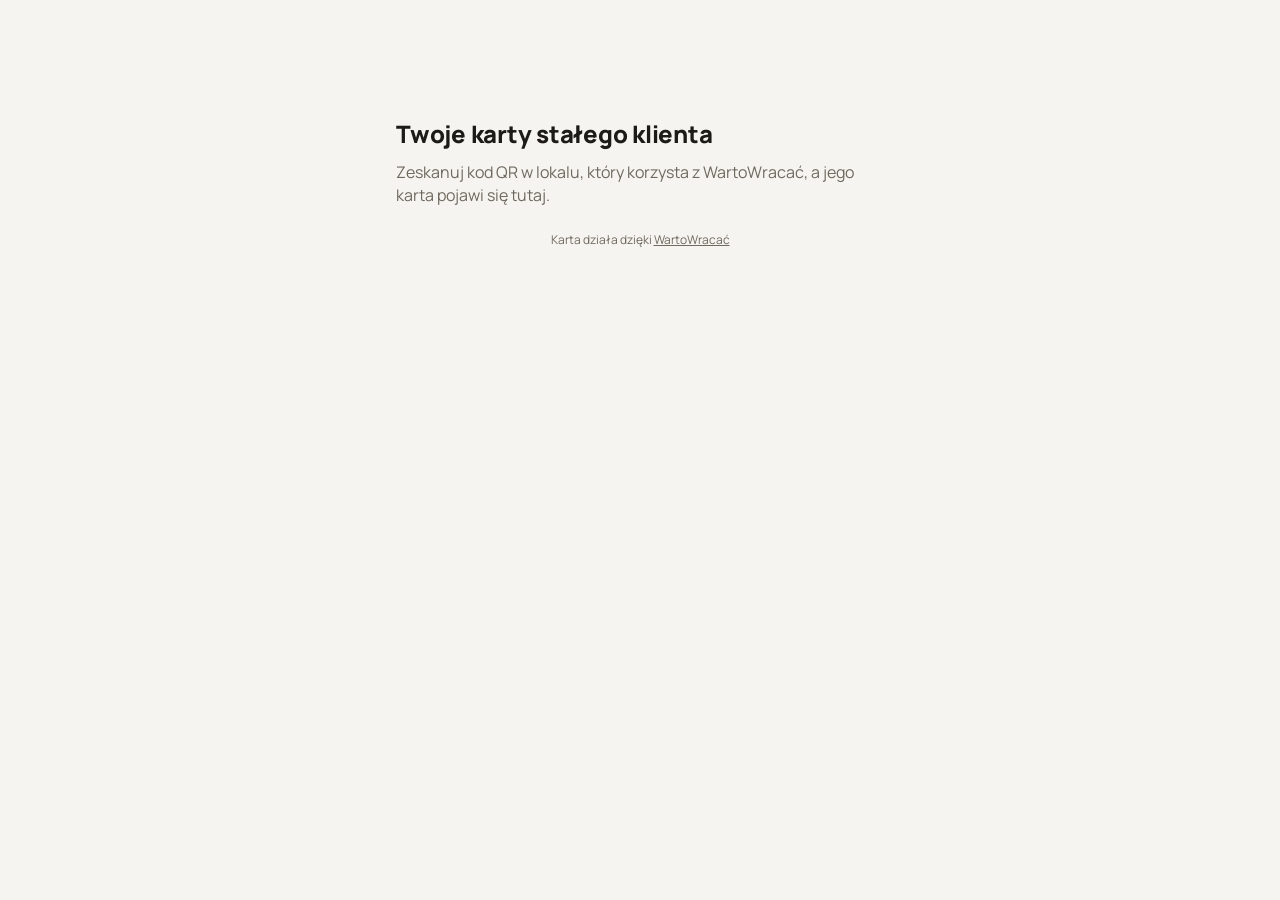
<file: index.html>
<!doctype html>
<html lang="pl">
<head>
<meta charset="utf-8">
<meta name="viewport" content="width=device-width, initial-scale=1, viewport-fit=cover">
<title>Karta stałego klienta · WartoWracać</title>
<meta name="description" content="Elektroniczna karta lojalnościowa: zbieraj pieczątki w ulubionych lokalach i odbieraj nagrody.">
<meta name="theme-color" content="#14110F">
<meta name="apple-mobile-web-app-capable" content="yes">
<meta name="mobile-web-app-capable" content="yes">
<meta name="apple-mobile-web-app-title" content="Moja karta">
<link rel="manifest" href="manifest.webmanifest">
<link rel="icon" type="image/svg+xml" href="img/icon.svg">
<link rel="alternate icon" type="image/png" href="img/icon-192.png">
<link rel="apple-touch-icon" href="img/icon-192.png">
<link rel="preconnect" href="https://fonts.googleapis.com">
<link rel="preconnect" href="https://fonts.gstatic.com" crossorigin>
<link rel="stylesheet" href="https://fonts.googleapis.com/css2?family=Manrope:wght@500;600;700;800&display=swap">
<link rel="stylesheet" href="css/style.css">
</head>
<body>
<main class="app" id="main"><div class="spinner" aria-label="Ładowanie"></div></main>
<script src="config.js"></script>
<script src="vendor/supabase.js"></script>
<script src="vendor/qrcode.js"></script>
<script src="js/core.js"></script>
<script src="js/card.js"></script>
</body>
</html>
</file>
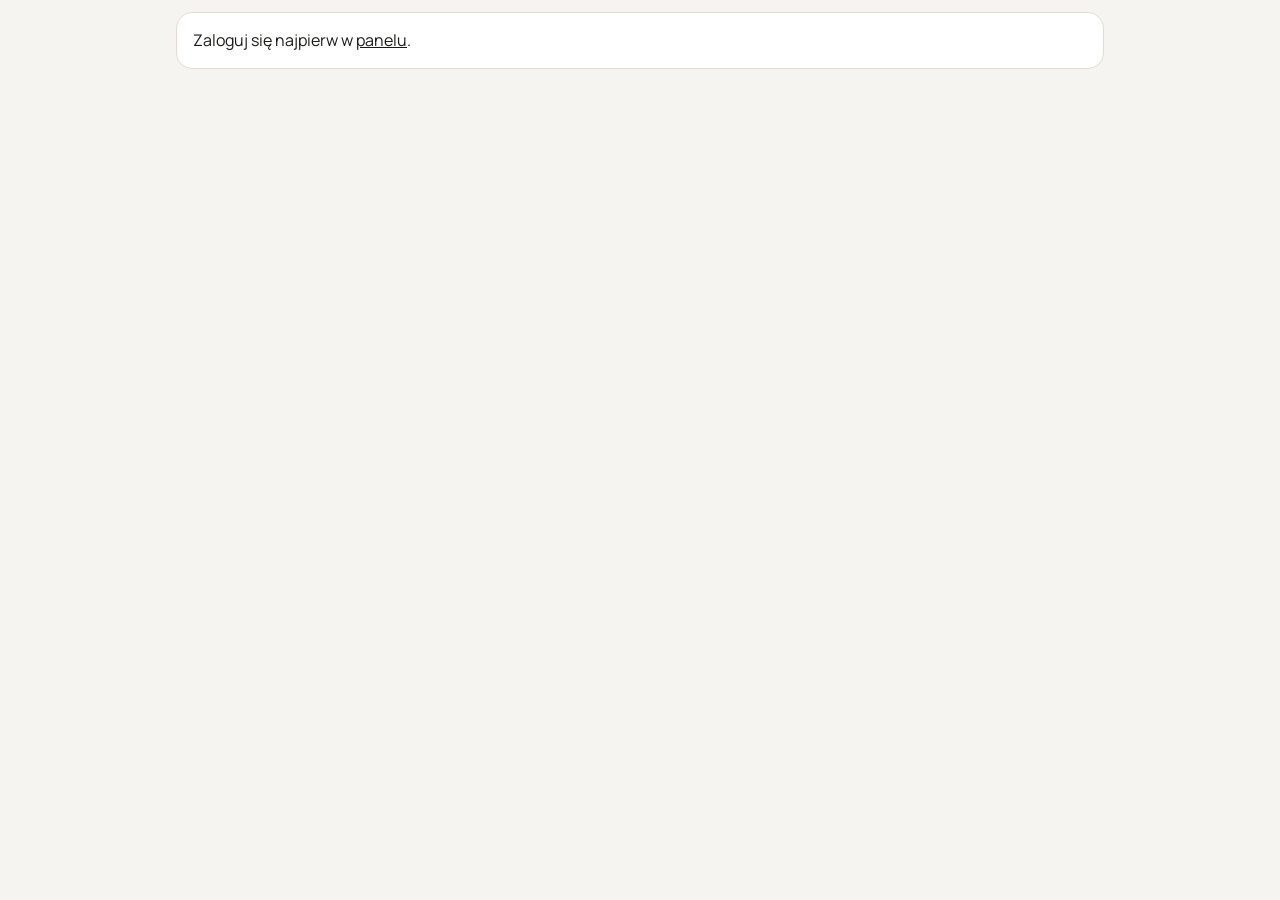
<file: admin.html>
<!doctype html>
<html lang="pl">
<head>
<meta charset="utf-8">
<meta name="viewport" content="width=device-width, initial-scale=1">
<title>Administracja · WartoWracać</title>
<meta name="robots" content="noindex">
<link rel="icon" type="image/svg+xml" href="img/icon.svg">
<link rel="alternate icon" type="image/png" href="img/icon-192.png">
<link rel="stylesheet" href="https://fonts.googleapis.com/css2?family=Manrope:wght@500;600;700;800&display=swap">
<link rel="stylesheet" href="css/style.css">
</head>
<body>
<main class="app app--wide" id="main"><div class="spinner"></div></main>
<script src="config.js"></script>
<script src="vendor/supabase.js"></script>
<script src="vendor/qrcode.js"></script>
<script src="js/core.js"></script>
<script>
// Panel administratora: wszystkie lokale, pakiet, status i okres próbny.
(async function () {
  const { rpc, esc, $, $$, toast, fmtShort, sb } = window.WW;
  const main = $('#main');
  const { data } = await sb.auth.getSession();
  if (!data.session) { main.innerHTML = '<div class="box"><p>Zaloguj się najpierw w <a href="panel.html">panelu</a>.</p></div>'; return; }
  const PRICE = { start: 29, pro: 59 };
  async function load() {
    let rows;
    try { rows = await rpc('admin_list'); } catch (e) { main.innerHTML = '<div class="box"><p>' + esc(e.message) + '</p></div>'; return; }
    const paying = rows.filter((r) => r.status === 'active');
    const mrr = paying.reduce((s, r) => s + PRICE[r.plan], 0);
    main.innerHTML = '<div class="row row--between"><h1>Lokale</h1><a class="btn btn--sm" href="panel.html">← Panel</a></div>' +
      '<div class="stats"><div class="stat"><b>' + rows.length + '</b><span>Wszystkie lokale</span></div><div class="stat"><b>' + paying.length + '</b><span>Płacące</span></div>' +
      '<div class="stat"><b>' + rows.filter((r) => r.status === 'trial').length + '</b><span>Na okresie próbnym</span></div><div class="stat"><b>' + mrr.toLocaleString('pl-PL') + ' zł</b><span>Przychód / mies.</span></div></div>' +
      '<div class="list">' + rows.map((r) => '<div class="item" style="flex-wrap:wrap"><div class="grow"><div class="item__name"><a href="index.html?l=' + esc(r.slug) + '" target="_blank">' + esc(r.name) + '</a></div>' +
        '<div class="item__sub">' + esc(r.category) + ' · ' + esc(r.owner || '') + ' · kart: ' + r.cards + ' · pieczątek (30 dni): ' + r.stamps_30 + ' · od ' + fmtShort(r.created_at) + '</div></div>' +
        '<div class="row" data-id="' + r.id + '"><select data-k="plan"><option value="start"' + (r.plan === 'start' ? ' selected' : '') + '>Start</option><option value="pro"' + (r.plan === 'pro' ? ' selected' : '') + '>Pro</option></select>' +
        '<select data-k="status"><option value="trial"' + (r.status === 'trial' ? ' selected' : '') + '>Próba</option><option value="active"' + (r.status === 'active' ? ' selected' : '') + '>Płaci</option><option value="paused"' + (r.status === 'paused' ? ' selected' : '') + '>Wstrzymany</option></select>' +
        '<input type="date" data-k="trial" value="' + r.trial_until + '" aria-label="Próba do"></div></div>').join('') + '</div>';
    $$('[data-id]').forEach((row) => row.addEventListener('change', async () => {
      try {
        await rpc('admin_set', { p_business: row.dataset.id, p_plan: row.querySelector('[data-k=plan]').value, p_status: row.querySelector('[data-k=status]').value, p_trial_until: row.querySelector('[data-k=trial]').value || null });
        toast('Zapisano'); load();
      } catch (e) { toast(e.message, true); }
    }));
  }
  load();
})();
</script>
</body>
</html>
</file>
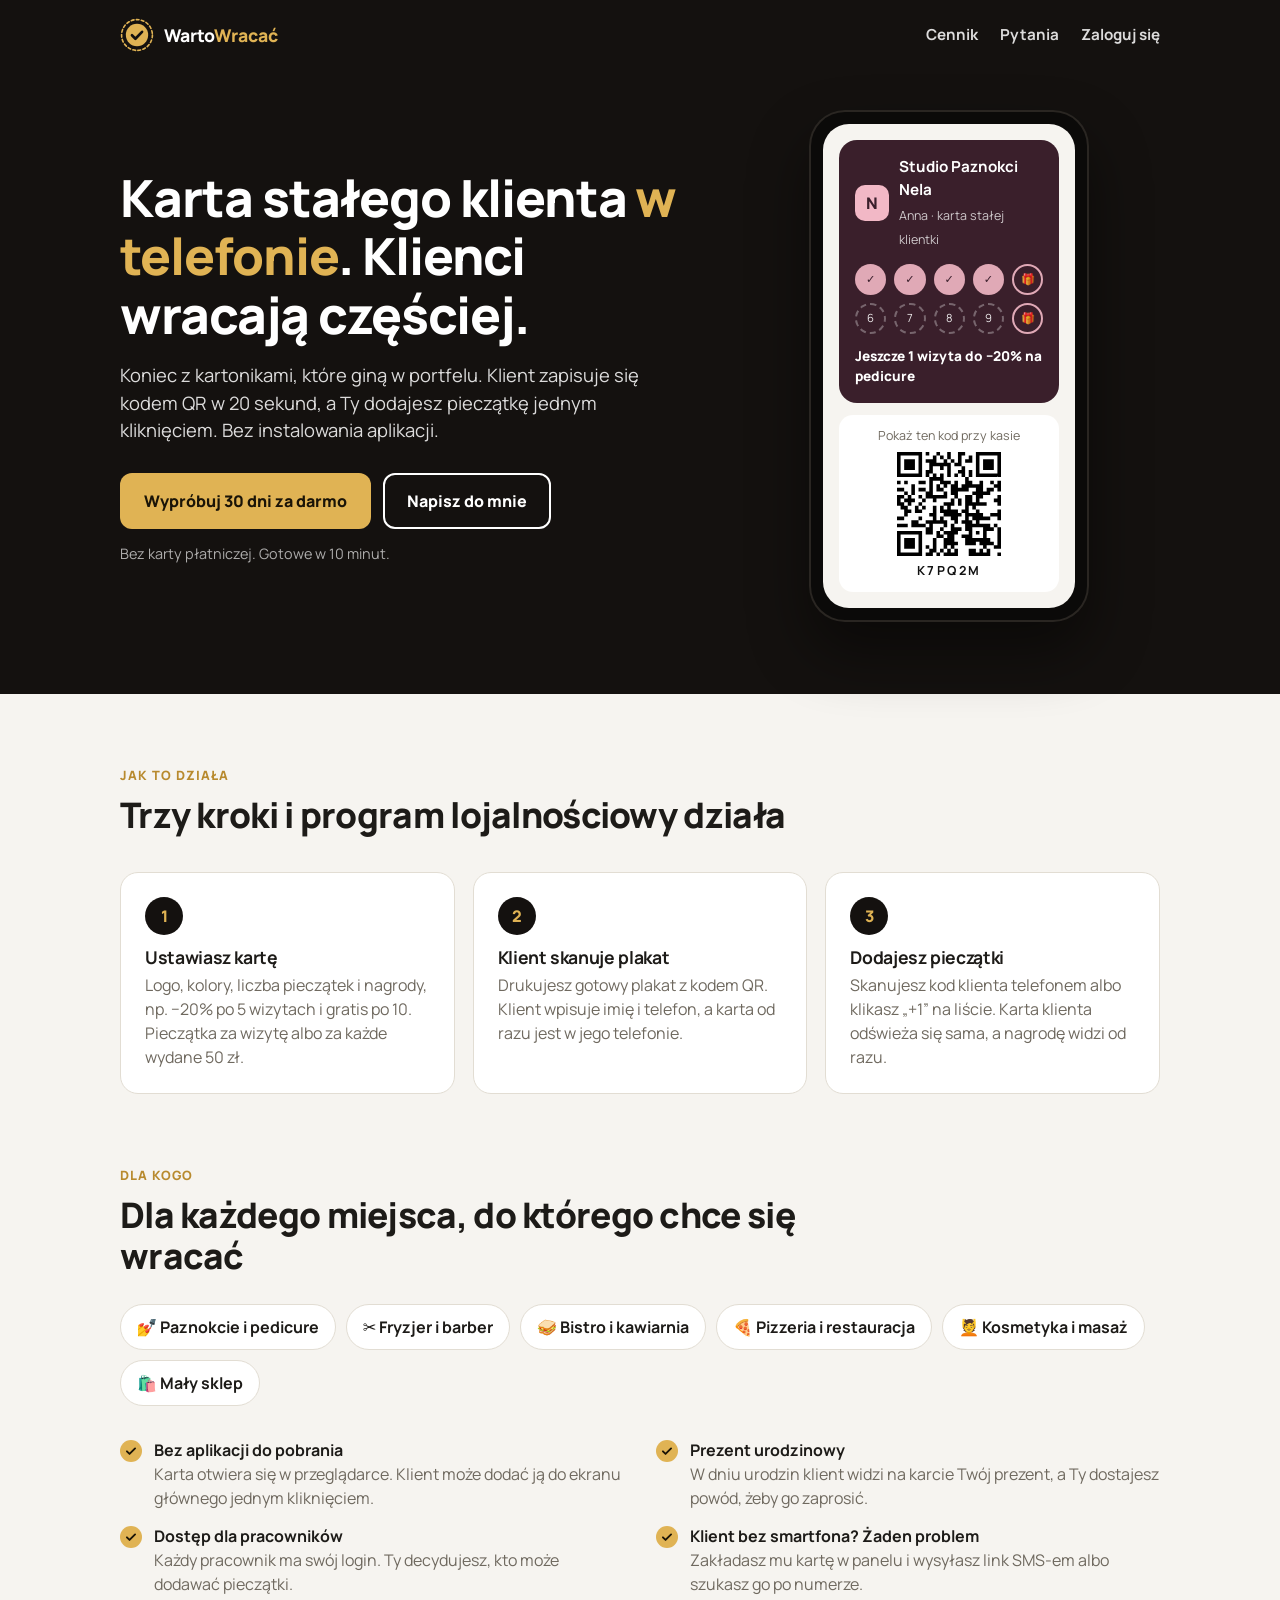
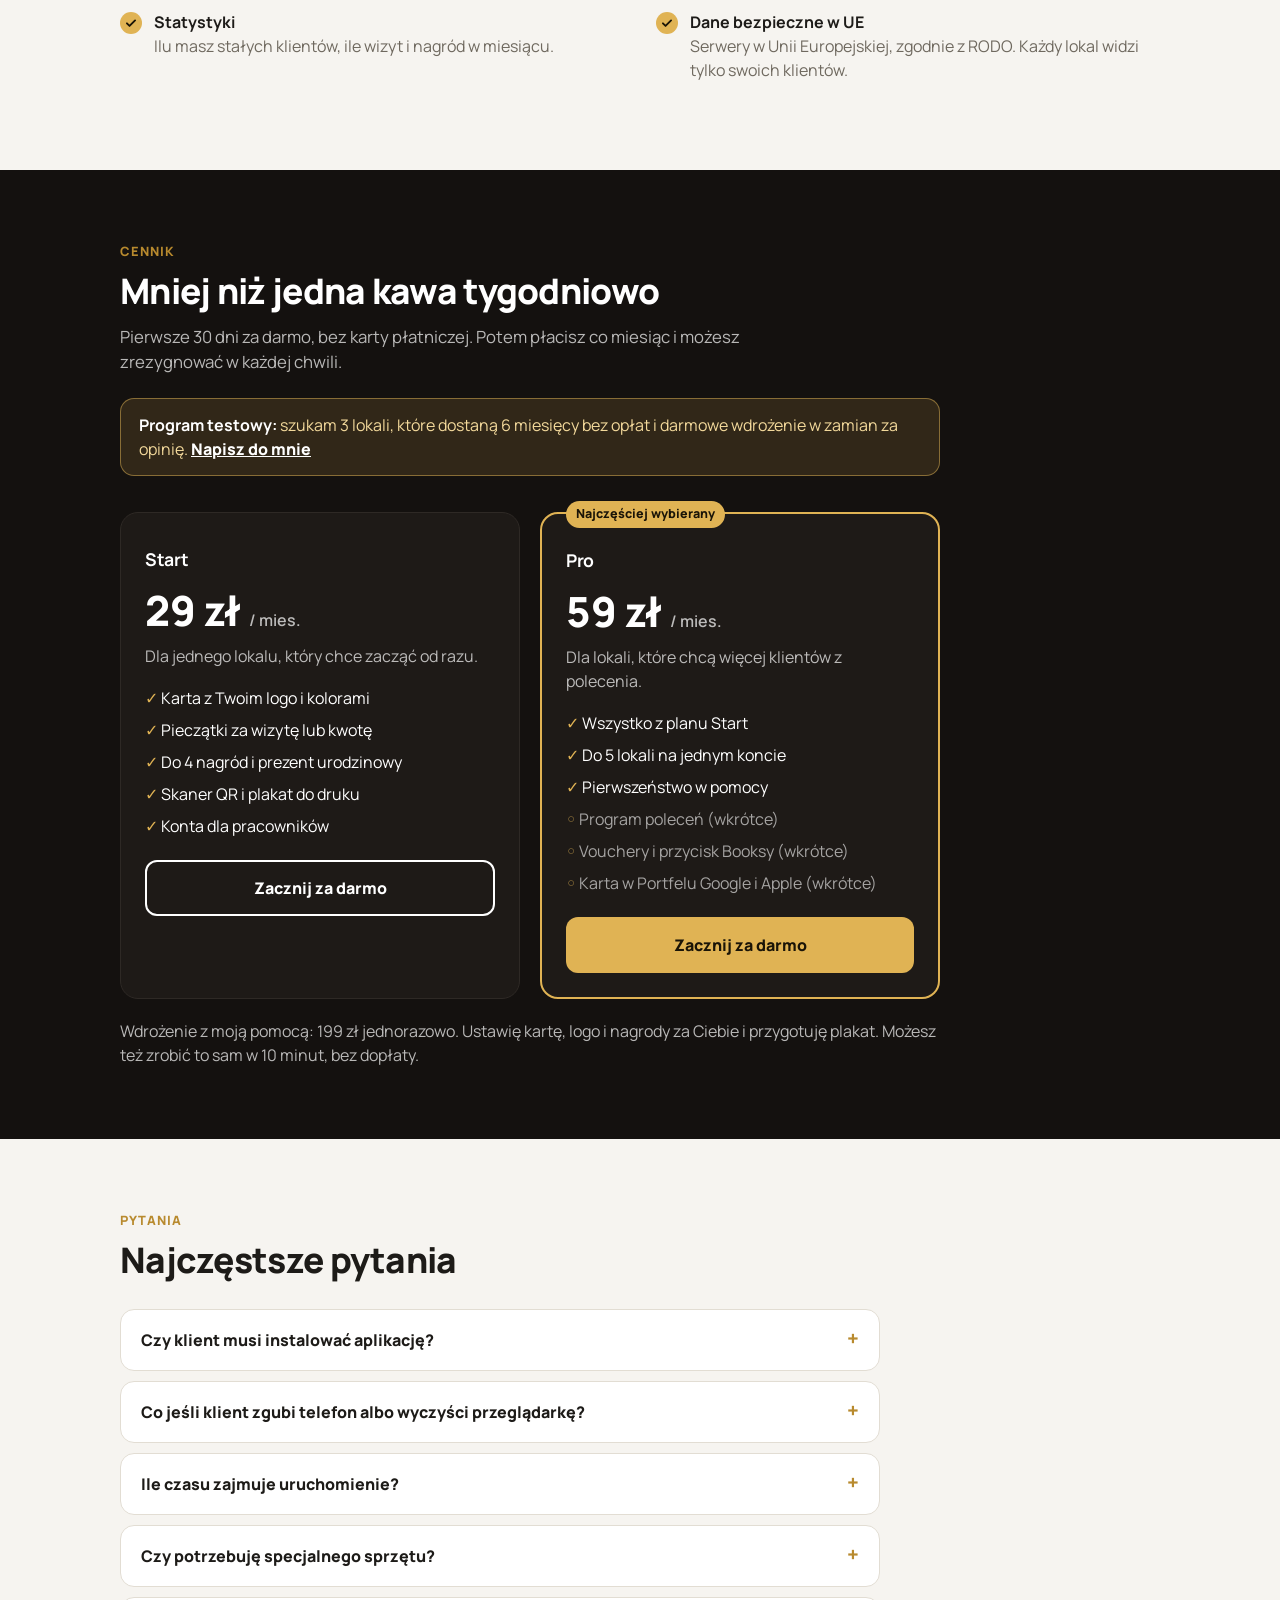
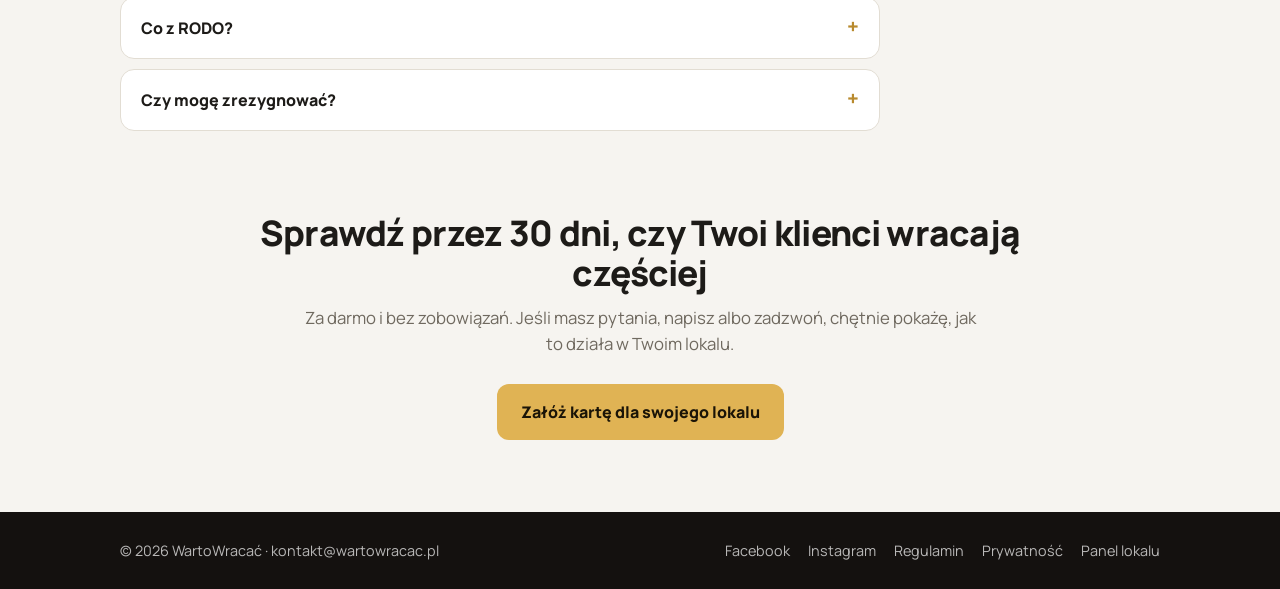
<file: oferta.html>
<!doctype html>
<html lang="pl">
<head>
<meta charset="utf-8">
<meta name="viewport" content="width=device-width, initial-scale=1">
<title>WartoWracać · elektroniczne karty lojalnościowe dla firm</title>
<meta name="description" content="Elektroniczna karta stałego klienta dla salonu, fryzjera, bistro i restauracji. Pieczątki w telefonie klienta, bez drukowania kartoników. 30 dni za darmo.">
<meta name="theme-color" content="#14110F">
<meta property="og:title" content="WartoWracać – karta stałego klienta w telefonie">
<meta property="og:description" content="Pieczątki i nagrody w telefonie klienta. Bez instalowania aplikacji, bez kartoników. 30 dni za darmo.">
<link rel="icon" type="image/svg+xml" href="img/icon.svg">
<link rel="alternate icon" type="image/png" href="img/icon-192.png">
<link rel="preconnect" href="https://fonts.googleapis.com">
<link rel="preconnect" href="https://fonts.gstatic.com" crossorigin>
<link rel="stylesheet" href="https://fonts.googleapis.com/css2?family=Manrope:wght@500;600;700;800&display=swap">
<style>
:root { --ink: #14110F; --gold: #E0B354; --gold-d: #B88A2E; --bg: #F6F4F0; --card: #fff; --line: #E2DDD3; --text: #1D1B18; --muted: #6F695F; }
* { box-sizing: border-box; }
html { scroll-behavior: smooth; }
body { margin: 0; background: var(--bg); color: var(--text); font-family: 'Manrope', system-ui, sans-serif; line-height: 1.5; }
a { color: inherit; }
.wrap { max-width: 1080px; margin: 0 auto; padding: 0 20px; }
h1, h2, h3 { margin: 0; line-height: 1.15; letter-spacing: -.02em; }
p { margin: 0; }
.btn { display: inline-flex; align-items: center; justify-content: center; gap: 8px; padding: 14px 22px; border-radius: 12px; font-weight: 800; text-decoration: none; border: 2px solid transparent; }
.btn--gold { background: var(--gold); color: #1A1407; }
.btn--gold:hover { background: #ebc26a; }
.btn--line { border-color: currentColor; }
.btn--line:hover { background: rgba(255,255,255,.08); }

/* Nagłówek */
.top { background: var(--ink); color: #fff; }
.nav { display: flex; align-items: center; justify-content: space-between; padding: 18px 0; gap: 12px; }
.logo { display: flex; align-items: center; gap: 10px; font-weight: 800; font-size: 1.1rem; text-decoration: none; }
.logo img { width: 34px; height: 34px; border-radius: 9px; }
.nav a.small { font-weight: 700; font-size: .95rem; text-decoration: none; opacity: .85; }
.nav a.small:hover { opacity: 1; }
.hero { display: grid; grid-template-columns: 1.15fr .85fr; gap: 48px; align-items: center; padding: 40px 0 72px; }
.hero h1 { font-size: clamp(2rem, 4.6vw, 3.2rem); font-weight: 800; }
.hero h1 em { font-style: normal; color: var(--gold); }
.hero p.lead { font-size: 1.15rem; opacity: .85; margin: 18px 0 28px; max-width: 34em; }
.hero .ctas { display: flex; gap: 12px; flex-wrap: wrap; }
.hero .note { margin-top: 14px; font-size: .9rem; opacity: .65; }

/* Makieta karty */
.phone { justify-self: center; width: 280px; background: #0b0a09; border-radius: 36px; padding: 14px; box-shadow: 0 30px 60px rgba(0,0,0,.45), inset 0 0 0 2px #2a2622; }
.screen { background: var(--bg); border-radius: 26px; padding: 16px; color: var(--text); }
.mcard { background: #3A1F2B; color: #fff; border-radius: 18px; padding: 16px; }
.mcard__top { display: flex; align-items: center; gap: 10px; margin-bottom: 14px; }
.mcard__logo { width: 36px; height: 36px; border-radius: 10px; background: #F2B8C6; color: #3A1F2B; display: grid; place-items: center; font-weight: 800; }
.mcard b { display: block; font-size: .95rem; }
.mcard small { opacity: .75; font-size: .78rem; }
.stamps { display: grid; grid-template-columns: repeat(5, 1fr); gap: 8px; }
.st { aspect-ratio: 1; border-radius: 50%; border: 2px dashed rgba(255,255,255,.35); display: grid; place-items: center; font-size: .7rem; opacity: .9; }
.st.on { border: none; background: #F2B8C6; color: #3A1F2B; font-weight: 800; }
.st.gift { border: 2px solid #F2B8C6; }
.mcard p { margin-top: 12px; font-weight: 800; font-size: .85rem; }
.qr { margin-top: 12px; background: #fff; border-radius: 14px; padding: 12px; text-align: center; font-size: .78rem; color: var(--muted); }
.qr i { display: block; width: 104px; height: 104px; margin: 6px auto; }
.qr i svg { width: 100%; height: 100%; display: block; }

/* Sekcje */
section { padding: 72px 0; }
.kicker { color: var(--gold-d); font-weight: 800; text-transform: uppercase; letter-spacing: .08em; font-size: .8rem; margin-bottom: 10px; }
section h2 { font-size: clamp(1.6rem, 3vw, 2.2rem); font-weight: 800; max-width: 22em; }
.sub { color: var(--muted); margin-top: 12px; max-width: 40em; font-size: 1.05rem; }
.grid3 { display: grid; grid-template-columns: repeat(3, 1fr); gap: 18px; margin-top: 36px; }
.box { background: var(--card); border: 1px solid var(--line); border-radius: 18px; padding: 24px; }
.box h3 { font-size: 1.1rem; margin: 12px 0 6px; }
.box p { color: var(--muted); }
.num { width: 38px; height: 38px; border-radius: 50%; background: var(--ink); color: var(--gold); display: grid; place-items: center; font-weight: 800; }
.chips { display: flex; flex-wrap: wrap; gap: 10px; margin-top: 28px; }
.chip { background: var(--card); border: 1px solid var(--line); border-radius: 999px; padding: 10px 16px; font-weight: 700; }
.feat { display: grid; grid-template-columns: repeat(2, 1fr); gap: 14px 32px; margin-top: 32px; padding: 0; list-style: none; }
.feat li { display: flex; gap: 12px; align-items: flex-start; }
.feat li::before { content: ''; flex: none; width: 22px; height: 22px; margin-top: 2px; border-radius: 50%; background: var(--gold) url("data:image/svg+xml,%3Csvg xmlns='http://www.w3.org/2000/svg' viewBox='0 0 24 24' fill='none' stroke='%231A1407' stroke-width='3.2' stroke-linecap='round' stroke-linejoin='round'%3E%3Cpath d='M5 12.5l4.5 4.5L19 7.5'/%3E%3C/svg%3E") center/14px no-repeat; }
.feat b { display: block; }
.feat span { color: var(--muted); }
.dark { background: var(--ink); color: #fff; }
.dark .sub, .dark .box p { color: rgba(255,255,255,.7); }
.dark .box { background: #1E1A17; border-color: #2E2925; }
.promo { margin-top: 24px; max-width: 820px; background: rgba(224,179,84,.14); border: 1px solid rgba(224,179,84,.5); border-radius: 14px; padding: 14px 18px; color: #F3D99B; }
.promo b { color: #fff; }
.plans { display: grid; grid-template-columns: repeat(2, 1fr); gap: 20px; margin-top: 36px; max-width: 820px; }
.plan { position: relative; }
.plan.best { border: 2px solid var(--gold); }
.badge { position: absolute; top: -13px; left: 24px; background: var(--gold); color: #1A1407; font-weight: 800; font-size: .78rem; padding: 4px 10px; border-radius: 999px; }
.price { font-size: 2.6rem; font-weight: 800; margin: 10px 0 2px; }
.price small { font-size: 1rem; font-weight: 600; opacity: .7; }
.plan ul { padding: 0; margin: 18px 0 22px; list-style: none; display: grid; gap: 8px; }
.plan li::before { content: '✓  '; color: var(--gold); font-weight: 800; }
.plan li.soon { opacity: .6; }
.plan li.soon::before { content: '◦  '; }
.plan .btn { width: 100%; }
.extra { margin-top: 20px; color: rgba(255,255,255,.7); max-width: 820px; }
.faq { margin-top: 28px; max-width: 760px; }
details { background: var(--card); border: 1px solid var(--line); border-radius: 14px; padding: 18px 20px; margin-bottom: 10px; }
summary { font-weight: 800; cursor: pointer; list-style: none; display: flex; justify-content: space-between; gap: 12px; }
summary::after { content: '+'; color: var(--gold-d); font-size: 1.3rem; line-height: 1; }
details[open] summary::after { content: '–'; }
details p { color: var(--muted); margin-top: 10px; }
.final { text-align: center; }
.final h2 { margin: 0 auto; }
.final .sub { margin: 12px auto 28px; }
footer { background: var(--ink); color: rgba(255,255,255,.7); padding: 28px 0; font-size: .9rem; }
footer .wrap { display: flex; justify-content: space-between; flex-wrap: wrap; gap: 12px; }
footer a { text-decoration: none; margin-left: 18px; }
footer a:hover { color: #fff; }

@media (max-width: 860px) {
  .hero { grid-template-columns: 1fr; gap: 40px; padding-top: 16px; }
  .grid3, .plans, .feat { grid-template-columns: 1fr; }
  section { padding: 56px 0; }
  .nav a.small.hide-m { display: none; }
  footer a { margin: 0 18px 0 0; }
  footer span { display: flex; flex-wrap: wrap; row-gap: 8px; }
}
</style>
</head>
<body>

<header class="top">
  <div class="wrap">
    <nav class="nav">
      <a class="logo" href="#"><img src="img/logo.svg" alt=""><span>Warto<span style="color:var(--gold)">Wracać</span></span></a>
      <div style="display:flex;gap:22px;align-items:center">
        <a class="small hide-m" href="#cennik">Cennik</a>
        <a class="small hide-m" href="#pytania">Pytania</a>
        <a class="small" href="panel.html">Zaloguj się</a>
      </div>
    </nav>
    <div class="hero">
      <div>
        <h1>Karta stałego klienta <em>w telefonie</em>. Klienci wracają częściej.</h1>
        <p class="lead">Koniec z kartonikami, które giną w portfelu. Klient zapisuje się kodem QR w 20 sekund, a Ty dodajesz pieczątkę jednym kliknięciem. Bez instalowania aplikacji.</p>
        <div class="ctas">
          <a class="btn btn--gold" href="panel.html">Wypróbuj 30 dni za darmo</a>
          <a class="btn btn--line" href="mailto:kontakt@wartowracac.pl?subject=WartoWrac%C4%87%20-%20pytanie">Napisz do mnie</a>
        </div>
        <p class="note">Bez karty płatniczej. Gotowe w 10 minut.</p>
      </div>
      <div class="phone" aria-hidden="true">
        <div class="screen">
          <div class="mcard">
            <div class="mcard__top"><div class="mcard__logo">N</div><div><b>Studio Paznokci Nela</b><small>Anna · karta stałej klientki</small></div></div>
            <div class="stamps">
              <div class="st on">✓</div><div class="st on">✓</div><div class="st on">✓</div><div class="st on">✓</div><div class="st gift">🎁</div>
              <div class="st">6</div><div class="st">7</div><div class="st">8</div><div class="st">9</div><div class="st gift">🎁</div>
            </div>
            <p>Jeszcze 1 wizyta do −20% na pedicure</p>
          </div>
          <div class="qr">Pokaż ten kod przy kasie<i id="demoqr"></i><b style="color:#111;letter-spacing:.2em">K7PQ2M</b></div>
        </div>
      </div>
    </div>
  </div>
</header>

<section>
  <div class="wrap">
    <div class="kicker">Jak to działa</div>
    <h2>Trzy kroki i program lojalnościowy działa</h2>
    <div class="grid3">
      <div class="box"><div class="num">1</div><h3>Ustawiasz kartę</h3><p>Logo, kolory, liczba pieczątek i nagrody, np. −20% po 5 wizytach i gratis po 10. Pieczątka za wizytę albo za każde wydane 50 zł.</p></div>
      <div class="box"><div class="num">2</div><h3>Klient skanuje plakat</h3><p>Drukujesz gotowy plakat z kodem QR. Klient wpisuje imię i telefon, a karta od razu jest w jego telefonie.</p></div>
      <div class="box"><div class="num">3</div><h3>Dodajesz pieczątki</h3><p>Skanujesz kod klienta telefonem albo klikasz „+1” na liście. Karta klienta odświeża się sama, a nagrodę widzi od razu.</p></div>
    </div>
  </div>
</section>

<section style="padding-top:0">
  <div class="wrap">
    <div class="kicker">Dla kogo</div>
    <h2>Dla każdego miejsca, do którego chce się wracać</h2>
    <div class="chips">
      <span class="chip">💅 Paznokcie i pedicure</span><span class="chip">✂️ Fryzjer i barber</span><span class="chip">🥪 Bistro i kawiarnia</span>
      <span class="chip">🍕 Pizzeria i restauracja</span><span class="chip">💆 Kosmetyka i masaż</span><span class="chip">🛍️ Mały sklep</span>
    </div>
    <ul class="feat">
      <li><div><b>Bez aplikacji do pobrania</b><span>Karta otwiera się w przeglądarce. Klient może dodać ją do ekranu głównego jednym kliknięciem.</span></div></li>
      <li><div><b>Prezent urodzinowy</b><span>W dniu urodzin klient widzi na karcie Twój prezent, a Ty dostajesz powód, żeby go zaprosić.</span></div></li>
      <li><div><b>Dostęp dla pracowników</b><span>Każdy pracownik ma swój login. Ty decydujesz, kto może dodawać pieczątki.</span></div></li>
      <li><div><b>Klient bez smartfona? Żaden problem</b><span>Zakładasz mu kartę w panelu i wysyłasz link SMS-em albo szukasz go po numerze.</span></div></li>
      <li><div><b>Statystyki</b><span>Ilu masz stałych klientów, ile wizyt i nagród w miesiącu.</span></div></li>
      <li><div><b>Dane bezpieczne w UE</b><span>Serwery w Unii Europejskiej, zgodnie z RODO. Każdy lokal widzi tylko swoich klientów.</span></div></li>
    </ul>
  </div>
</section>

<section class="dark" id="cennik">
  <div class="wrap">
    <div class="kicker">Cennik</div>
    <h2>Mniej niż jedna kawa tygodniowo</h2>
    <p class="sub">Pierwsze 30 dni za darmo, bez karty płatniczej. Potem płacisz co miesiąc i możesz zrezygnować w każdej chwili.</p>
    <div class="promo"><b>Program testowy:</b> szukam 3 lokali, które dostaną 6 miesięcy bez opłat i darmowe wdrożenie w zamian za opinię. <a href="mailto:kontakt@wartowracac.pl?subject=Program%20testowy" style="color:#fff;font-weight:800">Napisz do mnie</a></div>
    <div class="plans">
      <div class="box plan">
        <h3>Start</h3>
        <div class="price">29 zł <small>/ mies.</small></div>
        <p>Dla jednego lokalu, który chce zacząć od razu.</p>
        <ul>
          <li>Karta z Twoim logo i kolorami</li>
          <li>Pieczątki za wizytę lub kwotę</li>
          <li>Do 4 nagród i prezent urodzinowy</li>
          <li>Skaner QR i plakat do druku</li>
          <li>Konta dla pracowników</li>
        </ul>
        <a class="btn btn--line" href="panel.html">Zacznij za darmo</a>
      </div>
      <div class="box plan best">
        <span class="badge">Najczęściej wybierany</span>
        <h3>Pro</h3>
        <div class="price">59 zł <small>/ mies.</small></div>
        <p>Dla lokali, które chcą więcej klientów z polecenia.</p>
        <ul>
          <li>Wszystko z planu Start</li>
          <li>Do 5 lokali na jednym koncie</li>
          <li>Pierwszeństwo w pomocy</li>
          <li class="soon">Program poleceń (wkrótce)</li>
          <li class="soon">Vouchery i przycisk Booksy (wkrótce)</li>
          <li class="soon">Karta w Portfelu Google i Apple (wkrótce)</li>
        </ul>
        <a class="btn btn--gold" href="panel.html">Zacznij za darmo</a>
      </div>
    </div>
    <p class="extra">Wdrożenie z moją pomocą: 199 zł jednorazowo. Ustawię kartę, logo i nagrody za Ciebie i przygotuję plakat. Możesz też zrobić to sam w 10 minut, bez dopłaty.</p>
  </div>
</section>

<section id="pytania">
  <div class="wrap">
    <div class="kicker">Pytania</div>
    <h2>Najczęstsze pytania</h2>
    <div class="faq">
      <details><summary>Czy klient musi instalować aplikację?</summary><p>Nie. Karta otwiera się w przeglądarce telefonu po zeskanowaniu kodu QR. Klient może dodać ją do ekranu głównego, wtedy wygląda jak zwykła aplikacja.</p></details>
      <details><summary>Co jeśli klient zgubi telefon albo wyczyści przeglądarkę?</summary><p>Karta jest zapisana na serwerze, nie w telefonie. Znajdziesz klienta w panelu po numerze telefonu i wyślesz mu link do karty jeszcze raz.</p></details>
      <details><summary>Ile czasu zajmuje uruchomienie?</summary><p>Około 10 minut: zakładasz konto, ustawiasz nagrody i kolory, drukujesz plakat. Jeśli wolisz, zrobię to za Ciebie.</p></details>
      <details><summary>Czy potrzebuję specjalnego sprzętu?</summary><p>Nie. Wystarczy telefon lub tablet, który już masz. Do skanowania kodów używasz aparatu w telefonie.</p></details>
      <details><summary>Co z RODO?</summary><p>Zbieramy tylko imię, telefon i opcjonalnie dzień urodzin. Dane są na serwerach w UE, a umowa powierzenia danych jest częścią <a href="regulamin.html">regulaminu</a>.</p></details>
      <details><summary>Czy mogę zrezygnować?</summary><p>Tak, w każdej chwili, bez okresu wypowiedzenia. Usługa działa do końca opłaconego miesiąca.</p></details>
    </div>
  </div>
</section>

<section class="final" style="padding-top:0">
  <div class="wrap">
    <h2>Sprawdź przez 30 dni, czy Twoi klienci wracają częściej</h2>
    <p class="sub">Za darmo i bez zobowiązań. Jeśli masz pytania, napisz albo zadzwoń, chętnie pokażę, jak to działa w Twoim lokalu.</p>
    <a class="btn btn--gold" href="panel.html">Załóż kartę dla swojego lokalu</a>
  </div>
</section>

<footer>
  <div class="wrap">
    <span>© 2026 WartoWracać · <a href="mailto:kontakt@wartowracac.pl" style="margin:0">kontakt@wartowracac.pl</a></span>
    <span><a href="https://www.facebook.com/wartowracac" target="_blank" rel="noopener">Facebook</a><a href="https://www.instagram.com/wartowracac/" target="_blank" rel="noopener">Instagram</a><a href="regulamin.html">Regulamin</a><a href="prywatnosc.html">Prywatność</a><a href="panel.html">Panel lokalu</a></span>
  </div>
</footer>

<script src="vendor/qrcode.js"></script>
<script>
try { const q = qrcode(0, 'M'); q.addData('https://app.wartowracac.pl/oferta.html'); q.make(); document.getElementById('demoqr').innerHTML = q.createSvgTag({ cellSize: 4, margin: 0, scalable: true }); } catch (e) {}
</script>
</body>
</html>
</file>
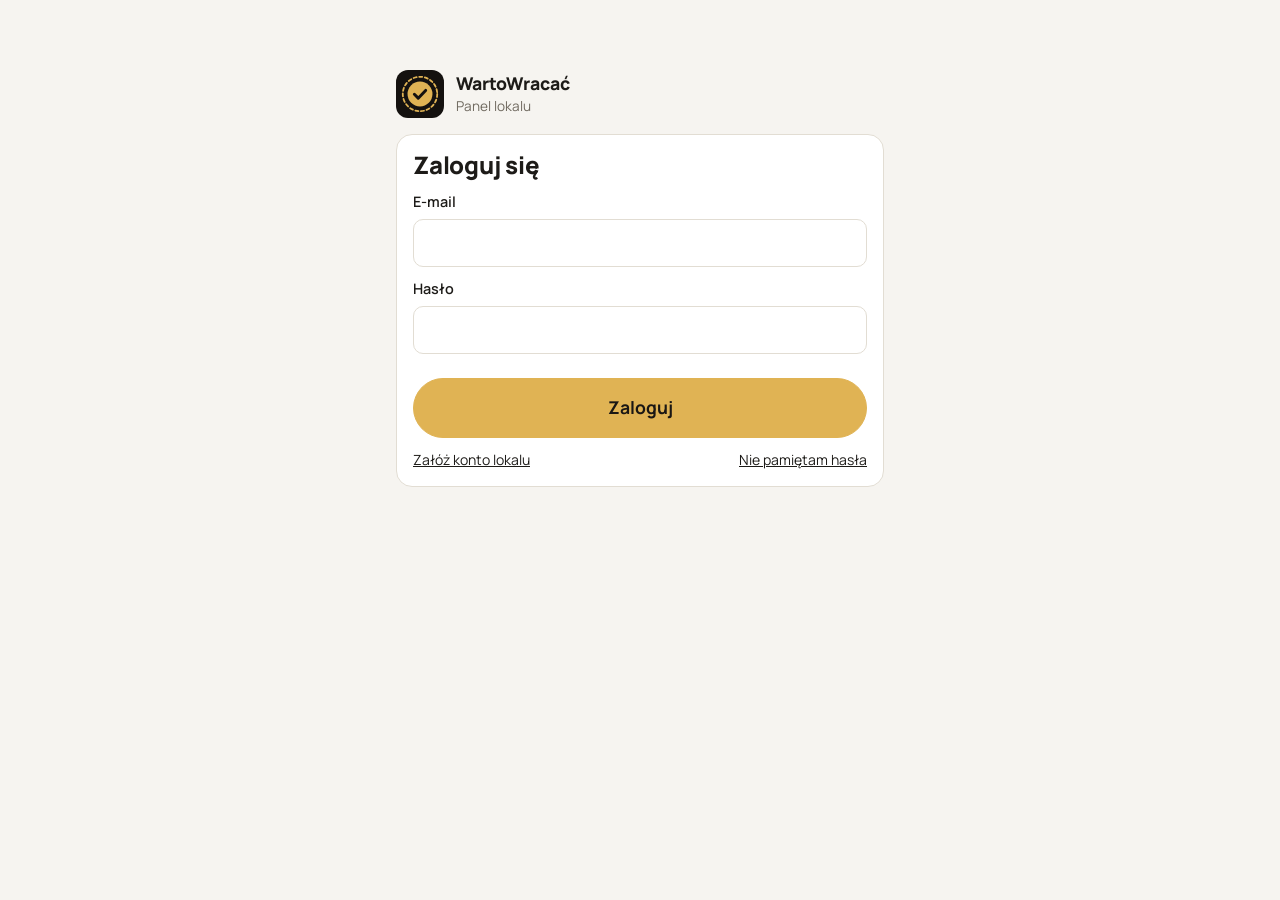
<file: panel.html>
<!doctype html>
<html lang="pl">
<head>
<meta charset="utf-8">
<meta name="viewport" content="width=device-width, initial-scale=1, viewport-fit=cover">
<title>Panel lokalu · WartoWracać</title>
<meta name="description" content="Panel lokalu: pieczątki, klienci, nagrody i ustawienia karty.">
<meta name="theme-color" content="#14110F">
<meta name="apple-mobile-web-app-capable" content="yes">
<meta name="mobile-web-app-capable" content="yes">
<meta name="apple-mobile-web-app-title" content="Panel WW">
<link rel="manifest" href="manifest-panel.webmanifest">
<link rel="icon" type="image/svg+xml" href="img/icon.svg">
<link rel="alternate icon" type="image/png" href="img/icon-192.png">
<link rel="apple-touch-icon" href="img/icon-192.png">
<link rel="preconnect" href="https://fonts.googleapis.com">
<link rel="preconnect" href="https://fonts.gstatic.com" crossorigin>
<link rel="stylesheet" href="https://fonts.googleapis.com/css2?family=Manrope:wght@500;600;700;800&display=swap">
<link rel="stylesheet" href="css/style.css">
</head>
<body>
<main class="app" id="main"><div class="spinner" aria-label="Ładowanie"></div></main>

<nav class="nav" id="nav" hidden aria-label="Menu">
  <div class="nav__in">
    <button data-go="clients">
      <svg viewBox="0 0 24 24" fill="none" stroke="currentColor" stroke-width="2" stroke-linecap="round" stroke-linejoin="round" aria-hidden="true"><circle cx="9" cy="8" r="3.5"/><path d="M2.5 20a6.5 6.5 0 0 1 13 0"/><path d="M16 4.5a3.5 3.5 0 0 1 0 7M18 14.5a6.5 6.5 0 0 1 3.5 5.5"/></svg>
      Klienci
    </button>
    <button data-go="scan">
      <svg viewBox="0 0 24 24" fill="none" stroke="currentColor" stroke-width="2" stroke-linecap="round" stroke-linejoin="round" aria-hidden="true"><path d="M4 8V5a1 1 0 0 1 1-1h3M16 4h3a1 1 0 0 1 1 1v3M20 16v3a1 1 0 0 1-1 1h-3M8 20H5a1 1 0 0 1-1-1v-3M4 12h16"/></svg>
      Skanuj
    </button>
    <button data-go="settings">
      <svg viewBox="0 0 24 24" fill="none" stroke="currentColor" stroke-width="2" stroke-linecap="round" stroke-linejoin="round" aria-hidden="true"><path d="M4 6h10M18 6h2M4 12h4M12 12h8M4 18h12M20 18h0"/><circle cx="16" cy="6" r="2"/><circle cx="10" cy="12" r="2"/><circle cx="18" cy="18" r="2"/></svg>
      Karta
    </button>
    <button data-go="more">
      <svg viewBox="0 0 24 24" fill="none" stroke="currentColor" stroke-width="2" stroke-linecap="round" stroke-linejoin="round" aria-hidden="true"><circle cx="5" cy="12" r="1.5"/><circle cx="12" cy="12" r="1.5"/><circle cx="19" cy="12" r="1.5"/></svg>
      Więcej
    </button>
  </div>
</nav>

<script src="config.js"></script>
<script src="vendor/supabase.js"></script>
<script src="vendor/qrcode.js"></script>
<script src="js/core.js"></script>
<script src="js/panel.js"></script>
</body>
</html>
</file>
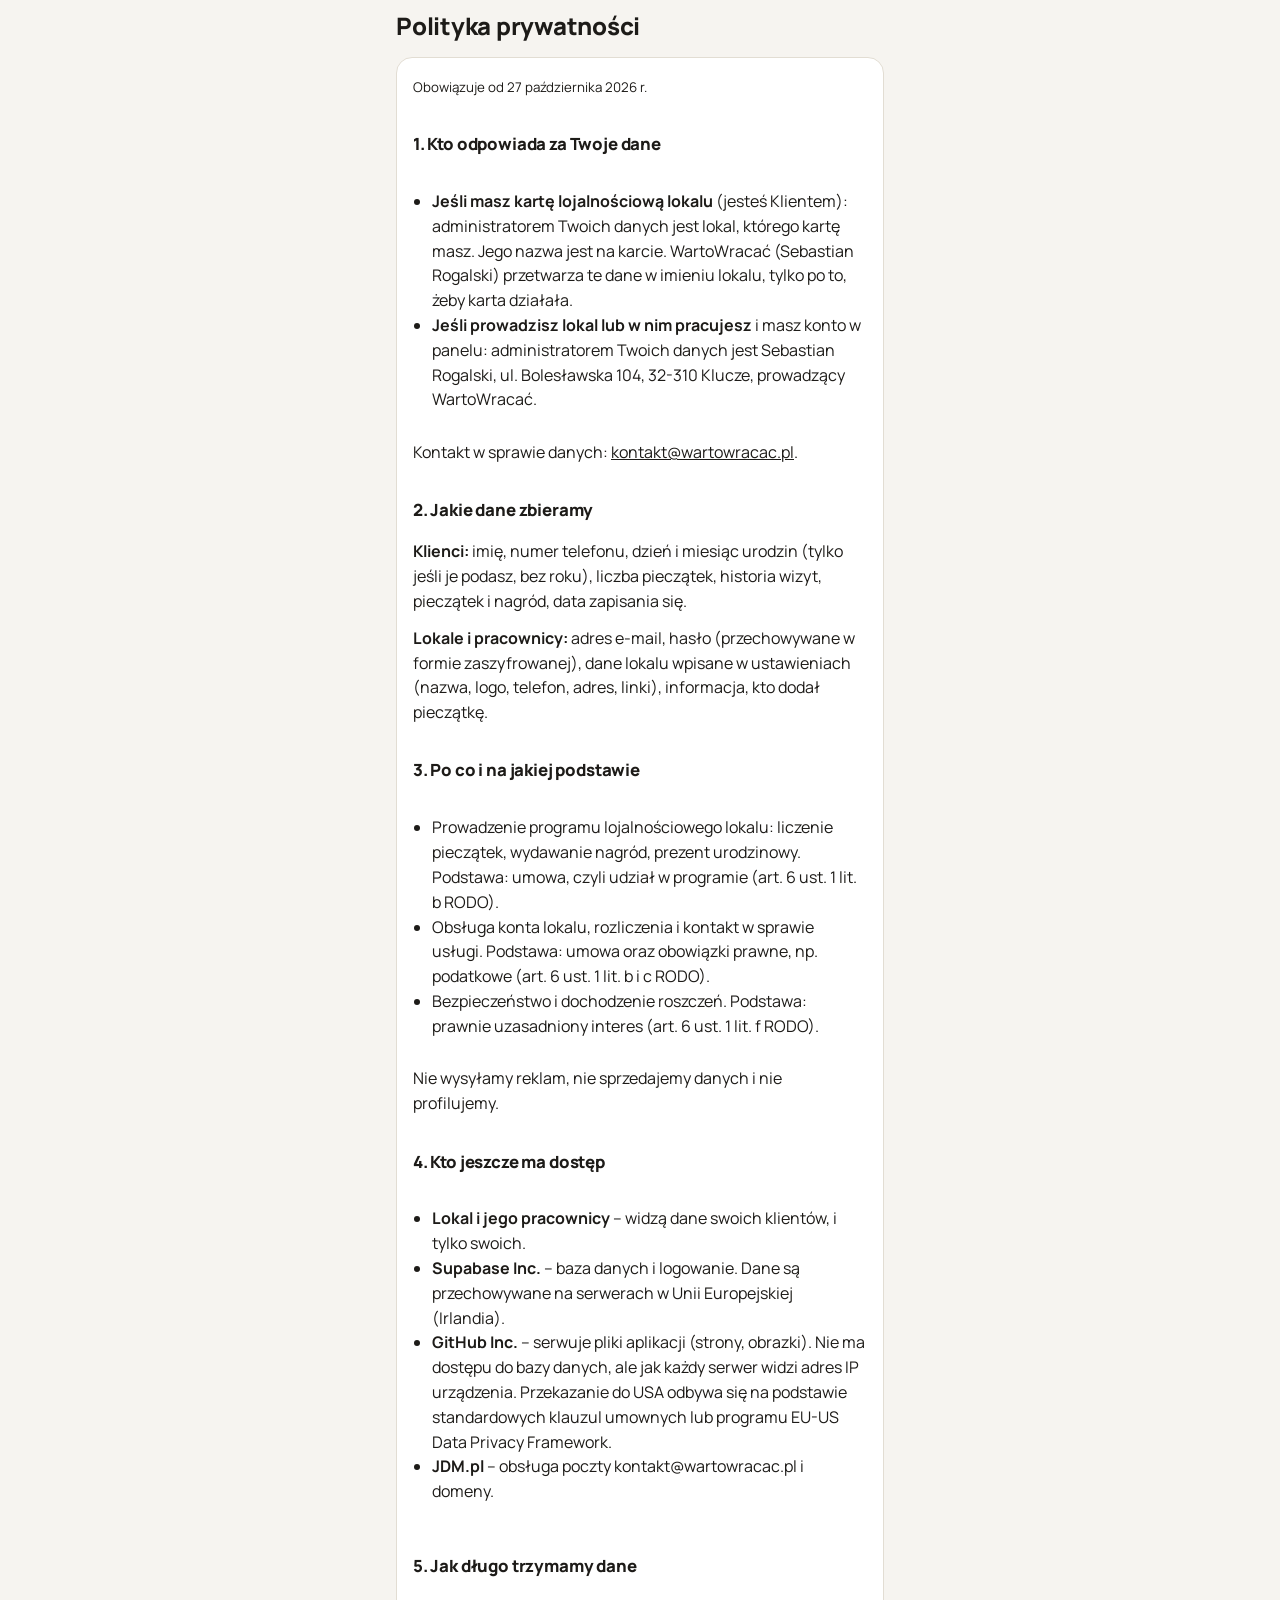
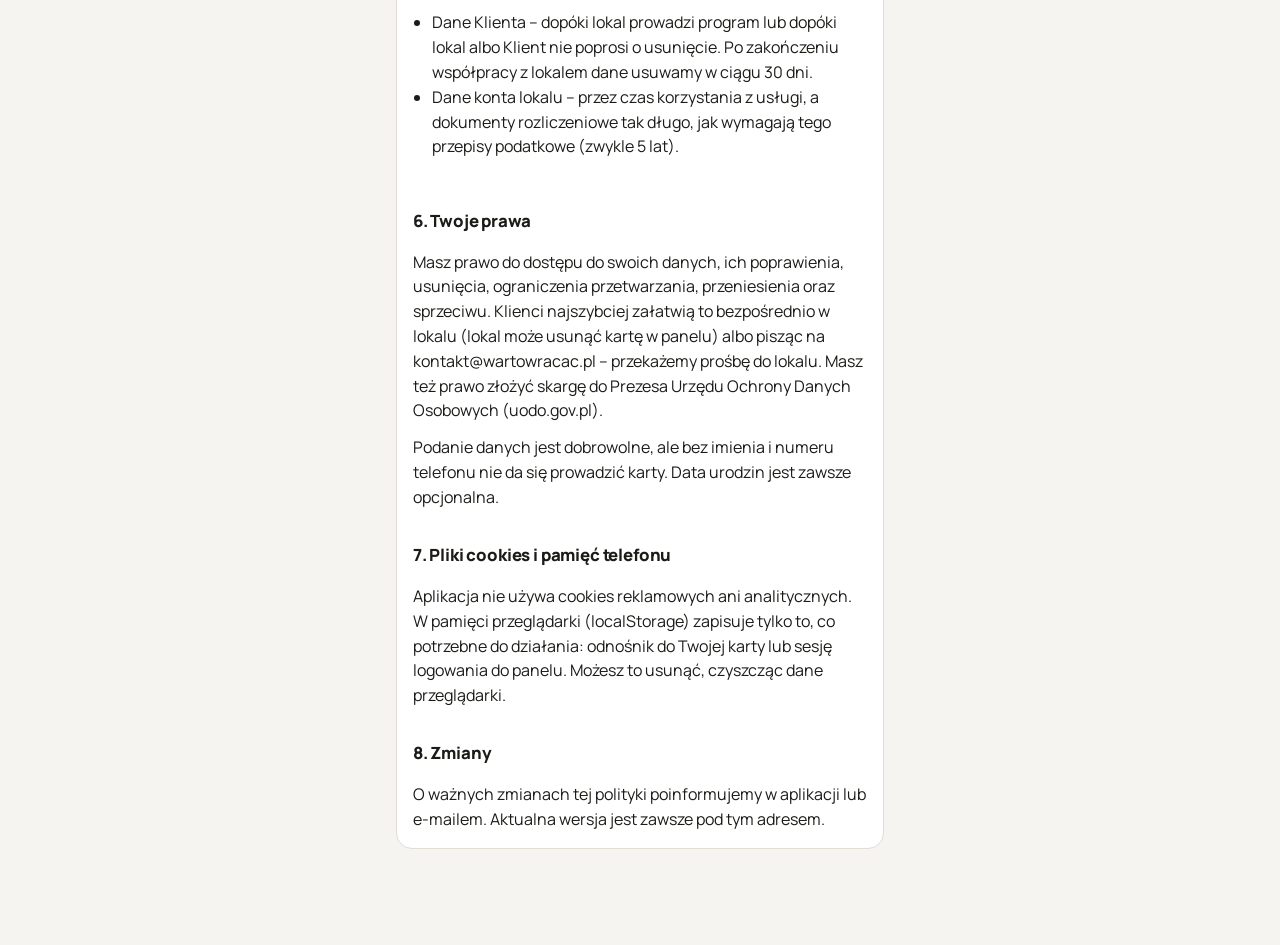
<file: prywatnosc.html>
<!doctype html>
<html lang="pl">
<head>
<meta charset="utf-8">
<meta name="viewport" content="width=device-width, initial-scale=1">
<title>Polityka prywatności · WartoWracać</title>
<link rel="icon" type="image/svg+xml" href="img/icon.svg">
<link rel="alternate icon" type="image/png" href="img/icon-192.png">
<link rel="stylesheet" href="https://fonts.googleapis.com/css2?family=Manrope:wght@500;600;700;800&display=swap">
<link rel="stylesheet" href="css/style.css">
<style>.doc h2{font-size:1.05rem;margin:1.4em 0 .4em}.doc p,.doc li{line-height:1.55}.doc ol,.doc ul{padding-left:1.2em}</style>
</head>
<body>
<main class="app">
<h1>Polityka prywatności</h1>
<div class="box doc">
<p><small>Obowiązuje od 27 października 2026 r.</small></p>

<h2>1. Kto odpowiada za Twoje dane</h2>
<ul>
<li><b>Jeśli masz kartę lojalnościową lokalu</b> (jesteś Klientem): administratorem Twoich danych jest lokal, którego kartę masz. Jego nazwa jest na karcie. WartoWracać (Sebastian Rogalski) przetwarza te dane w imieniu lokalu, tylko po to, żeby karta działała.</li>
<li><b>Jeśli prowadzisz lokal lub w nim pracujesz</b> i masz konto w panelu: administratorem Twoich danych jest Sebastian Rogalski, ul. Bolesławska 104, 32-310 Klucze, prowadzący WartoWracać.</li>
</ul>
<p>Kontakt w sprawie danych: <a href="mailto:kontakt@wartowracac.pl">kontakt@wartowracac.pl</a>.</p>

<h2>2. Jakie dane zbieramy</h2>
<p><b>Klienci:</b> imię, numer telefonu, dzień i miesiąc urodzin (tylko jeśli je podasz, bez roku), liczba pieczątek, historia wizyt, pieczątek i nagród, data zapisania się.</p>
<p><b>Lokale i pracownicy:</b> adres e-mail, hasło (przechowywane w formie zaszyfrowanej), dane lokalu wpisane w ustawieniach (nazwa, logo, telefon, adres, linki), informacja, kto dodał pieczątkę.</p>

<h2>3. Po co i na jakiej podstawie</h2>
<ul>
<li>Prowadzenie programu lojalnościowego lokalu: liczenie pieczątek, wydawanie nagród, prezent urodzinowy. Podstawa: umowa, czyli udział w programie (art. 6 ust. 1 lit. b RODO).</li>
<li>Obsługa konta lokalu, rozliczenia i kontakt w sprawie usługi. Podstawa: umowa oraz obowiązki prawne, np. podatkowe (art. 6 ust. 1 lit. b i c RODO).</li>
<li>Bezpieczeństwo i dochodzenie roszczeń. Podstawa: prawnie uzasadniony interes (art. 6 ust. 1 lit. f RODO).</li>
</ul>
<p>Nie wysyłamy reklam, nie sprzedajemy danych i nie profilujemy.</p>

<h2>4. Kto jeszcze ma dostęp</h2>
<ul>
<li><b>Lokal i jego pracownicy</b> – widzą dane swoich klientów, i tylko swoich.</li>
<li><b>Supabase Inc.</b> – baza danych i logowanie. Dane są przechowywane na serwerach w Unii Europejskiej (Irlandia).</li>
<li><b>GitHub Inc.</b> – serwuje pliki aplikacji (strony, obrazki). Nie ma dostępu do bazy danych, ale jak każdy serwer widzi adres IP urządzenia. Przekazanie do USA odbywa się na podstawie standardowych klauzul umownych lub programu EU-US Data Privacy Framework.</li>
<li><b>JDM.pl</b> – obsługa poczty kontakt@wartowracac.pl i domeny.</li>
</ul>

<h2>5. Jak długo trzymamy dane</h2>
<ul>
<li>Dane Klienta – dopóki lokal prowadzi program lub dopóki lokal albo Klient nie poprosi o usunięcie. Po zakończeniu współpracy z lokalem dane usuwamy w ciągu 30 dni.</li>
<li>Dane konta lokalu – przez czas korzystania z usługi, a dokumenty rozliczeniowe tak długo, jak wymagają tego przepisy podatkowe (zwykle 5 lat).</li>
</ul>

<h2>6. Twoje prawa</h2>
<p>Masz prawo do dostępu do swoich danych, ich poprawienia, usunięcia, ograniczenia przetwarzania, przeniesienia oraz sprzeciwu. Klienci najszybciej załatwią to bezpośrednio w lokalu (lokal może usunąć kartę w panelu) albo pisząc na kontakt@wartowracac.pl – przekażemy prośbę do lokalu. Masz też prawo złożyć skargę do Prezesa Urzędu Ochrony Danych Osobowych (uodo.gov.pl).</p>
<p>Podanie danych jest dobrowolne, ale bez imienia i numeru telefonu nie da się prowadzić karty. Data urodzin jest zawsze opcjonalna.</p>

<h2>7. Pliki cookies i pamięć telefonu</h2>
<p>Aplikacja nie używa cookies reklamowych ani analitycznych. W pamięci przeglądarki (localStorage) zapisuje tylko to, co potrzebne do działania: odnośnik do Twojej karty lub sesję logowania do panelu. Możesz to usunąć, czyszcząc dane przeglądarki.</p>

<h2>8. Zmiany</h2>
<p>O ważnych zmianach tej polityki poinformujemy w aplikacji lub e-mailem. Aktualna wersja jest zawsze pod tym adresem.</p>
</div>
</main>
</body>
</html>
</file>
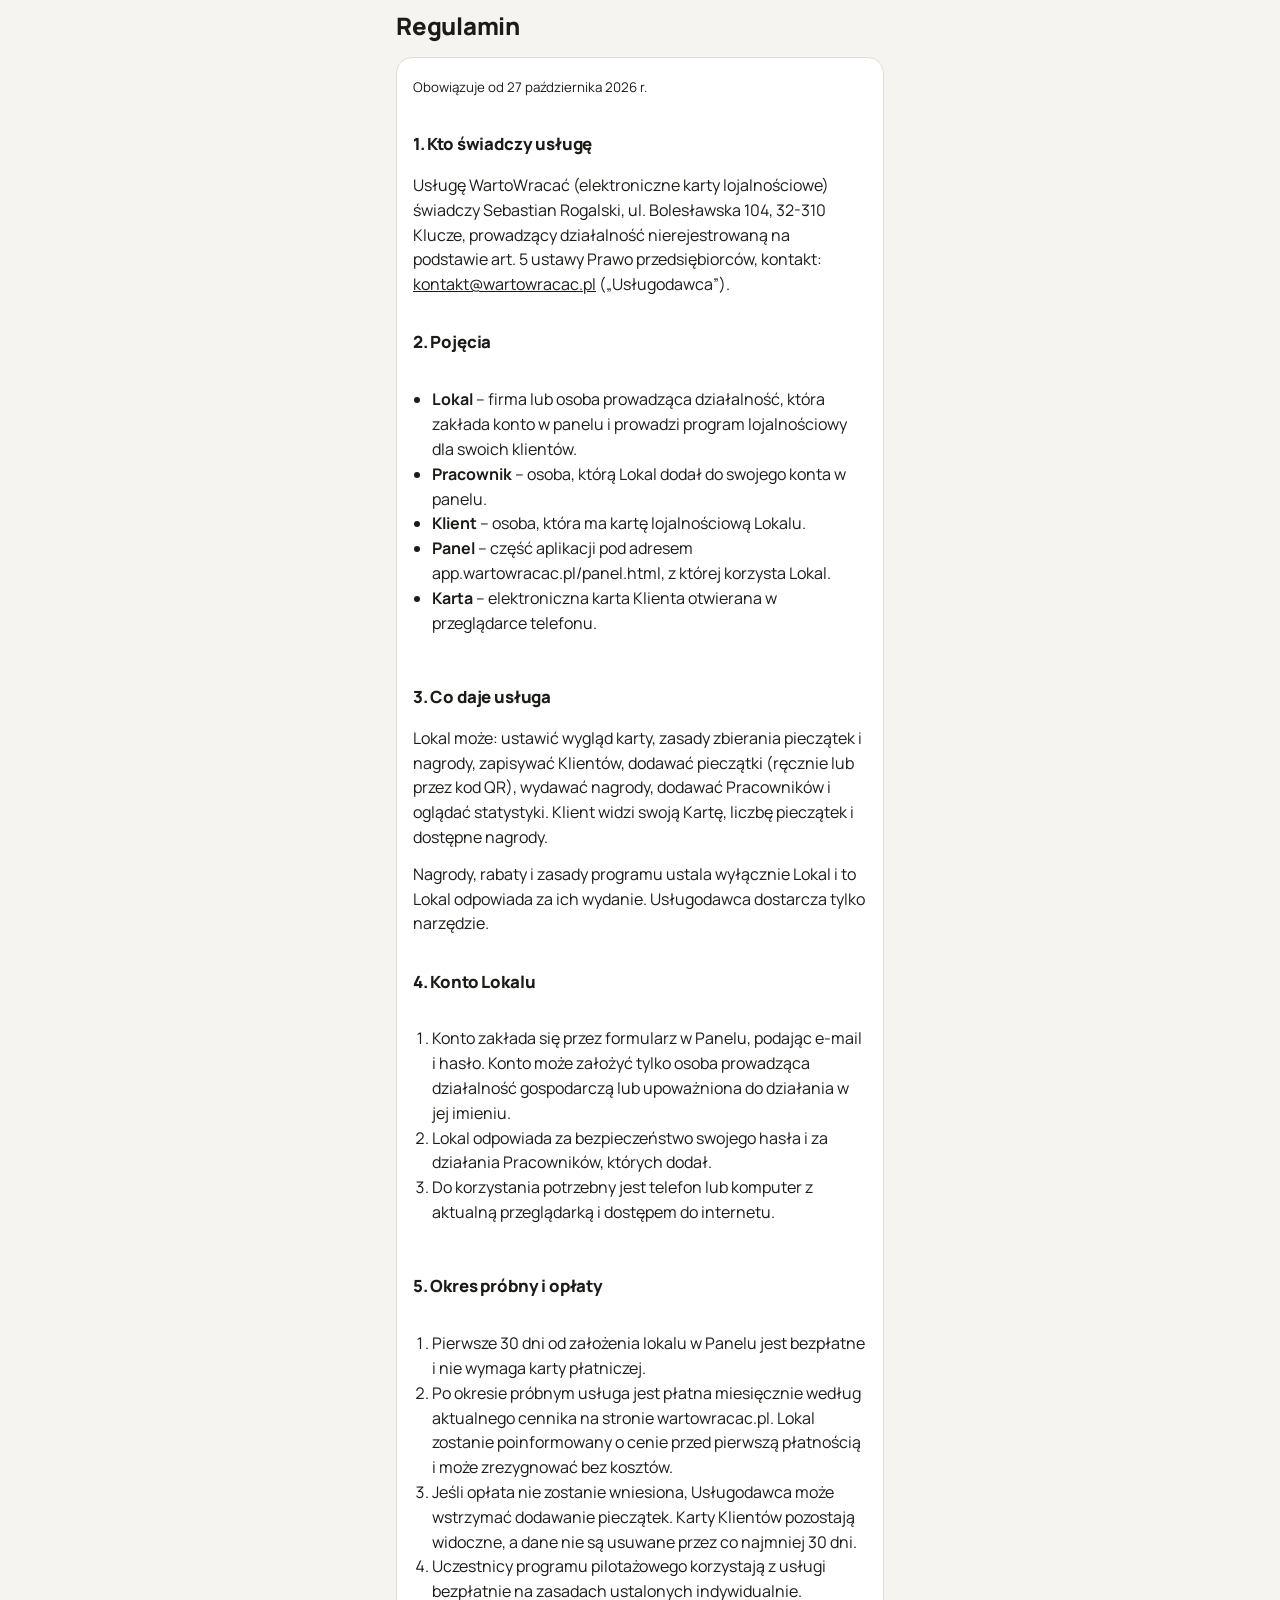
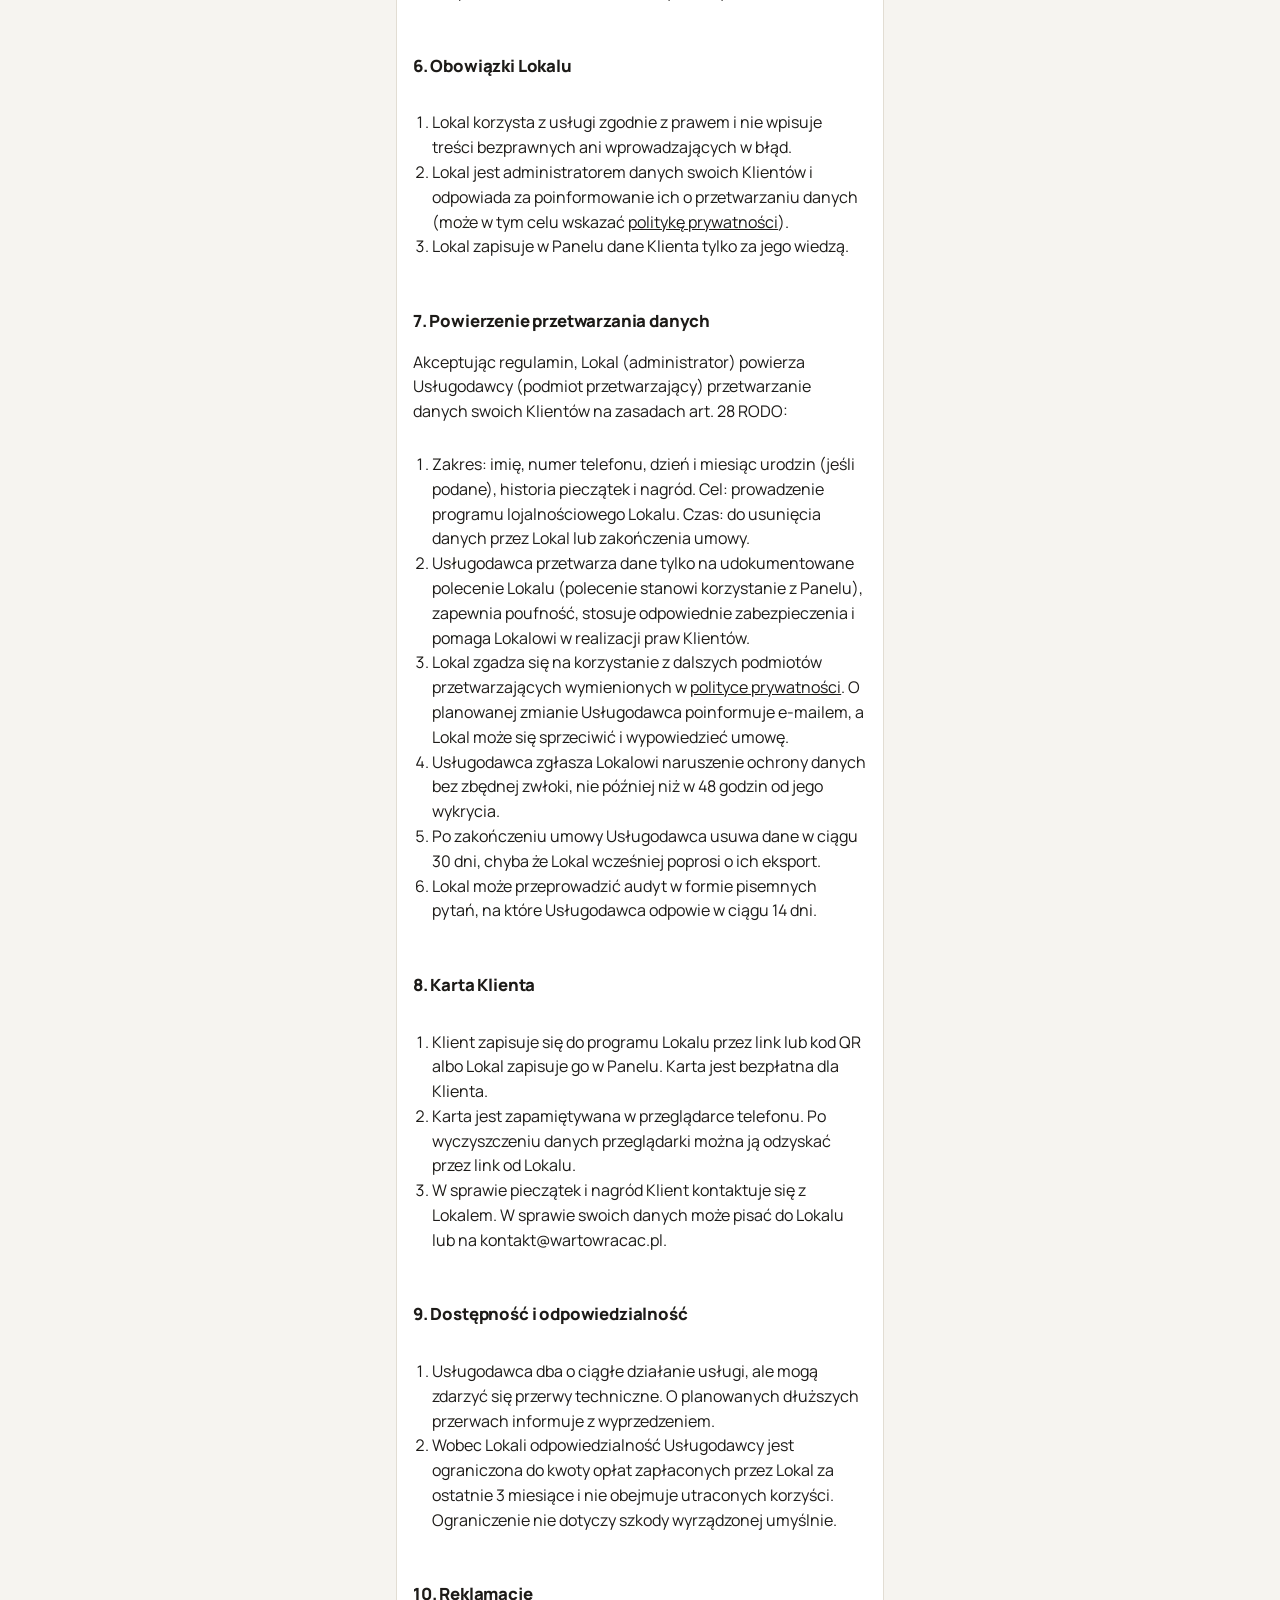
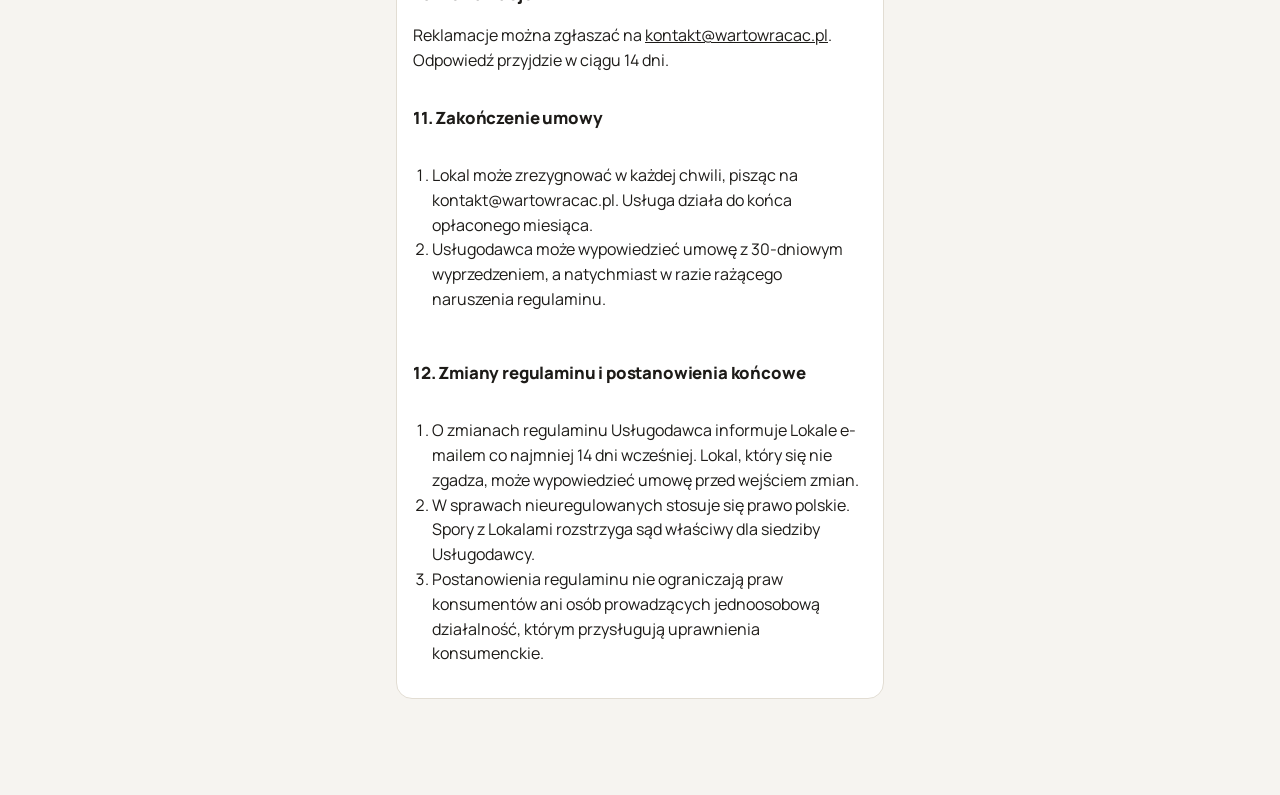
<file: regulamin.html>
<!doctype html>
<html lang="pl">
<head>
<meta charset="utf-8">
<meta name="viewport" content="width=device-width, initial-scale=1">
<title>Regulamin · WartoWracać</title>
<link rel="icon" type="image/svg+xml" href="img/icon.svg">
<link rel="alternate icon" type="image/png" href="img/icon-192.png">
<link rel="stylesheet" href="https://fonts.googleapis.com/css2?family=Manrope:wght@500;600;700;800&display=swap">
<link rel="stylesheet" href="css/style.css">
<style>.doc h2{font-size:1.05rem;margin:1.4em 0 .4em}.doc p,.doc li{line-height:1.55}.doc ol,.doc ul{padding-left:1.2em}</style>
</head>
<body>
<main class="app">
<h1>Regulamin</h1>
<div class="box doc">
<p><small>Obowiązuje od 27 października 2026 r.</small></p>

<h2>1. Kto świadczy usługę</h2>
<p>Usługę WartoWracać (elektroniczne karty lojalnościowe) świadczy Sebastian Rogalski, ul. Bolesławska 104, 32-310 Klucze, prowadzący działalność nierejestrowaną na podstawie art. 5 ustawy Prawo przedsiębiorców, kontakt: <a href="mailto:kontakt@wartowracac.pl">kontakt@wartowracac.pl</a> („Usługodawca”).</p>

<h2>2. Pojęcia</h2>
<ul>
<li><b>Lokal</b> – firma lub osoba prowadząca działalność, która zakłada konto w panelu i prowadzi program lojalnościowy dla swoich klientów.</li>
<li><b>Pracownik</b> – osoba, którą Lokal dodał do swojego konta w panelu.</li>
<li><b>Klient</b> – osoba, która ma kartę lojalnościową Lokalu.</li>
<li><b>Panel</b> – część aplikacji pod adresem app.wartowracac.pl/panel.html, z której korzysta Lokal.</li>
<li><b>Karta</b> – elektroniczna karta Klienta otwierana w przeglądarce telefonu.</li>
</ul>

<h2>3. Co daje usługa</h2>
<p>Lokal może: ustawić wygląd karty, zasady zbierania pieczątek i nagrody, zapisywać Klientów, dodawać pieczątki (ręcznie lub przez kod QR), wydawać nagrody, dodawać Pracowników i oglądać statystyki. Klient widzi swoją Kartę, liczbę pieczątek i dostępne nagrody.</p>
<p>Nagrody, rabaty i zasady programu ustala wyłącznie Lokal i to Lokal odpowiada za ich wydanie. Usługodawca dostarcza tylko narzędzie.</p>

<h2>4. Konto Lokalu</h2>
<ol>
<li>Konto zakłada się przez formularz w Panelu, podając e-mail i hasło. Konto może założyć tylko osoba prowadząca działalność gospodarczą lub upoważniona do działania w jej imieniu.</li>
<li>Lokal odpowiada za bezpieczeństwo swojego hasła i za działania Pracowników, których dodał.</li>
<li>Do korzystania potrzebny jest telefon lub komputer z aktualną przeglądarką i dostępem do internetu.</li>
</ol>

<h2>5. Okres próbny i opłaty</h2>
<ol>
<li>Pierwsze 30 dni od założenia lokalu w Panelu jest bezpłatne i nie wymaga karty płatniczej.</li>
<li>Po okresie próbnym usługa jest płatna miesięcznie według aktualnego cennika na stronie wartowracac.pl. Lokal zostanie poinformowany o cenie przed pierwszą płatnością i może zrezygnować bez kosztów.</li>
<li>Jeśli opłata nie zostanie wniesiona, Usługodawca może wstrzymać dodawanie pieczątek. Karty Klientów pozostają widoczne, a dane nie są usuwane przez co najmniej 30 dni.</li>
<li>Uczestnicy programu pilotażowego korzystają z usługi bezpłatnie na zasadach ustalonych indywidualnie.</li>
</ol>

<h2>6. Obowiązki Lokalu</h2>
<ol>
<li>Lokal korzysta z usługi zgodnie z prawem i nie wpisuje treści bezprawnych ani wprowadzających w błąd.</li>
<li>Lokal jest administratorem danych swoich Klientów i odpowiada za poinformowanie ich o przetwarzaniu danych (może w tym celu wskazać <a href="prywatnosc.html">politykę prywatności</a>).</li>
<li>Lokal zapisuje w Panelu dane Klienta tylko za jego wiedzą.</li>
</ol>

<h2>7. Powierzenie przetwarzania danych</h2>
<p>Akceptując regulamin, Lokal (administrator) powierza Usługodawcy (podmiot przetwarzający) przetwarzanie danych swoich Klientów na zasadach art. 28 RODO:</p>
<ol>
<li>Zakres: imię, numer telefonu, dzień i miesiąc urodzin (jeśli podane), historia pieczątek i nagród. Cel: prowadzenie programu lojalnościowego Lokalu. Czas: do usunięcia danych przez Lokal lub zakończenia umowy.</li>
<li>Usługodawca przetwarza dane tylko na udokumentowane polecenie Lokalu (polecenie stanowi korzystanie z Panelu), zapewnia poufność, stosuje odpowiednie zabezpieczenia i pomaga Lokalowi w realizacji praw Klientów.</li>
<li>Lokal zgadza się na korzystanie z dalszych podmiotów przetwarzających wymienionych w <a href="prywatnosc.html">polityce prywatności</a>. O planowanej zmianie Usługodawca poinformuje e-mailem, a Lokal może się sprzeciwić i wypowiedzieć umowę.</li>
<li>Usługodawca zgłasza Lokalowi naruszenie ochrony danych bez zbędnej zwłoki, nie później niż w 48 godzin od jego wykrycia.</li>
<li>Po zakończeniu umowy Usługodawca usuwa dane w ciągu 30 dni, chyba że Lokal wcześniej poprosi o ich eksport.</li>
<li>Lokal może przeprowadzić audyt w formie pisemnych pytań, na które Usługodawca odpowie w ciągu 14 dni.</li>
</ol>

<h2>8. Karta Klienta</h2>
<ol>
<li>Klient zapisuje się do programu Lokalu przez link lub kod QR albo Lokal zapisuje go w Panelu. Karta jest bezpłatna dla Klienta.</li>
<li>Karta jest zapamiętywana w przeglądarce telefonu. Po wyczyszczeniu danych przeglądarki można ją odzyskać przez link od Lokalu.</li>
<li>W sprawie pieczątek i nagród Klient kontaktuje się z Lokalem. W sprawie swoich danych może pisać do Lokalu lub na kontakt@wartowracac.pl.</li>
</ol>

<h2>9. Dostępność i odpowiedzialność</h2>
<ol>
<li>Usługodawca dba o ciągłe działanie usługi, ale mogą zdarzyć się przerwy techniczne. O planowanych dłuższych przerwach informuje z wyprzedzeniem.</li>
<li>Wobec Lokali odpowiedzialność Usługodawcy jest ograniczona do kwoty opłat zapłaconych przez Lokal za ostatnie 3 miesiące i nie obejmuje utraconych korzyści. Ograniczenie nie dotyczy szkody wyrządzonej umyślnie.</li>
</ol>

<h2>10. Reklamacje</h2>
<p>Reklamacje można zgłaszać na <a href="mailto:kontakt@wartowracac.pl">kontakt@wartowracac.pl</a>. Odpowiedź przyjdzie w ciągu 14 dni.</p>

<h2>11. Zakończenie umowy</h2>
<ol>
<li>Lokal może zrezygnować w każdej chwili, pisząc na kontakt@wartowracac.pl. Usługa działa do końca opłaconego miesiąca.</li>
<li>Usługodawca może wypowiedzieć umowę z 30-dniowym wyprzedzeniem, a natychmiast w razie rażącego naruszenia regulaminu.</li>
</ol>

<h2>12. Zmiany regulaminu i postanowienia końcowe</h2>
<ol>
<li>O zmianach regulaminu Usługodawca informuje Lokale e-mailem co najmniej 14 dni wcześniej. Lokal, który się nie zgadza, może wypowiedzieć umowę przed wejściem zmian.</li>
<li>W sprawach nieuregulowanych stosuje się prawo polskie. Spory z Lokalami rozstrzyga sąd właściwy dla siedziby Usługodawcy.</li>
<li>Postanowienia regulaminu nie ograniczają praw konsumentów ani osób prowadzących jednoosobową działalność, którym przysługują uprawnienia konsumenckie.</li>
</ol>
</div>
</main>
</body>
</html>
</file>
<file: css/style.css>
/* WartoWracać – wspólny wygląd karty i panelu.
   Kolory lokalu przychodzą z bazy: --brand (tło karty) i --accent (pieczątki, przyciski). */
:root {
  --brand: #14110F;
  --accent: #E0B354;
  --on-brand: #FFFFFF;
  --on-accent: #1A1407;
  --bg: #F6F4F0;
  --surface: #FFFFFF;
  --surface-2: #F0EDE7;
  --line: #E2DDD3;
  --text: #1D1B18;
  --text-2: #57524A;
  --muted: #6F695F;
  --ok: #2E7D4F;
  --danger: #B3402F;
  --radius: 16px;
  --radius-sm: 10px;
  --shadow: 0 1px 2px rgba(20, 17, 15, .06), 0 8px 24px rgba(20, 17, 15, .06);
  --sans: 'Manrope', system-ui, -apple-system, 'Segoe UI', sans-serif;
  color-scheme: light;
}

* { box-sizing: border-box; }
html, body { margin: 0; background: var(--bg); color: var(--text); font-family: var(--sans); font-size: 16px; line-height: 1.45; -webkit-text-size-adjust: 100%; }
body { min-height: 100vh; min-height: 100dvh; }
button, input, select, textarea { font: inherit; color: inherit; }
button { cursor: pointer; }
a { color: inherit; }
:focus-visible { outline: 3px solid var(--accent); outline-offset: 2px; }
[hidden] { display: none !important; }
img { max-width: 100%; }
h1, h2, h3 { margin: 0; line-height: 1.2; letter-spacing: -.01em; }
h1 { font-size: 1.5rem; font-weight: 800; }
h2 { font-size: 1.2rem; font-weight: 800; }
h3 { font-size: 1rem; font-weight: 700; }
p { margin: 0; }

.app { max-width: 520px; margin: 0 auto; min-height: 100vh; min-height: 100dvh; padding: calc(12px + env(safe-area-inset-top)) 16px calc(96px + env(safe-area-inset-bottom)); display: flex; flex-direction: column; gap: 16px; }
.app--wide { max-width: 960px; }
.stack { display: flex; flex-direction: column; gap: 12px; }
.row { display: flex; gap: 10px; align-items: center; flex-wrap: wrap; }
.row--between { justify-content: space-between; }
.grow { flex: 1 1 auto; min-width: 0; }
.muted { color: var(--muted); }
.small { font-size: .875rem; }
.center { text-align: center; }

/* Nagłówek lokalu */
.head { display: flex; align-items: center; gap: 12px; padding: 4px 0; }
.head__logo { width: 48px; height: 48px; border-radius: 12px; object-fit: cover; background: var(--brand); flex: none; display: grid; place-items: center; color: var(--on-brand); font-weight: 800; }
.head__name { font-weight: 800; font-size: 1.1rem; }
.head__sub { color: var(--muted); font-size: .85rem; }

/* Karta lojalnościowa */
.lcard { background: var(--brand); color: var(--on-brand); border-radius: 22px; padding: 20px; box-shadow: var(--shadow); display: flex; flex-direction: column; gap: 16px; position: relative; overflow: hidden; }
.lcard__top { display: flex; align-items: center; gap: 12px; }
.lcard__logo { width: 44px; height: 44px; border-radius: 12px; object-fit: cover; background: rgba(255,255,255,.12); flex: none; display: grid; place-items: center; font-weight: 800; }
.lcard__name { font-weight: 800; }
.lcard__who { font-size: .85rem; opacity: .8; }
.lcard__msg { font-weight: 700; font-size: 1.05rem; }
.lcard__msg small { display: block; font-weight: 500; font-size: .85rem; opacity: .8; margin-top: 2px; }

.stamps { display: grid; grid-template-columns: repeat(5, 1fr); gap: 10px; }
.stamps--6 { grid-template-columns: repeat(6, 1fr); }
.stamps--4 { grid-template-columns: repeat(4, 1fr); }
.stamp { aspect-ratio: 1; border-radius: 50%; border: 2px dashed currentColor; opacity: .55; display: grid; place-items: center; font-size: .8rem; font-weight: 700; position: relative; }
.stamp.is-filled { opacity: 1; border: none; background: var(--accent); color: var(--on-accent); }
.stamp.is-filled svg { width: 55%; height: 55%; }
.stamp.is-reward { opacity: .95; border-style: solid; }
.stamp.is-reward:not(.is-filled) { color: var(--accent); border-color: var(--accent); }
.stamp__gift { width: 50%; height: 50%; }
.stamp.is-new { animation: pop .6s ease-out; }
@keyframes pop { 0% { transform: scale(.3); } 70% { transform: scale(1.15); } 100% { transform: scale(1); } }
.lcard .stamp { color: var(--on-brand); }
.lcard .stamp.is-filled { color: var(--on-accent); }
.stamp.is-filled.is-reward { border: none; box-shadow: 0 0 0 2px var(--brand), 0 0 0 4px var(--accent); }

.rewards { display: flex; flex-direction: column; gap: 6px; font-size: .9rem; }
.reward { display: flex; gap: 10px; align-items: center; }
.reward__at { flex: none; min-width: 36px; height: 24px; padding: 0 8px; border-radius: 12px; background: var(--accent); color: var(--on-accent); font-size: .75rem; font-weight: 800; display: grid; place-items: center; }
.reward.is-done { opacity: .55; text-decoration: line-through; }

/* Bloki */
.box { background: var(--surface); border: 1px solid var(--line); border-radius: var(--radius); padding: 16px; display: flex; flex-direction: column; gap: 12px; }
.box--accent { border-color: var(--accent); box-shadow: 0 0 0 1px var(--accent) inset; }
.qr { background: #fff; border-radius: var(--radius); padding: 16px; display: grid; place-items: center; }
.qr svg { width: min(240px, 70vw); height: auto; }
.code { font-weight: 800; letter-spacing: .18em; font-size: 1.3rem; text-align: center; }

.links { display: grid; grid-template-columns: repeat(auto-fill, minmax(120px, 1fr)); gap: 8px; }
.link-tile { display: flex; align-items: center; gap: 8px; padding: 12px; background: var(--surface); border: 1px solid var(--line); border-radius: var(--radius-sm); text-decoration: none; font-weight: 600; font-size: .9rem; }
.link-tile svg { width: 20px; height: 20px; flex: none; }

/* Formularze i przyciski */
label { display: flex; flex-direction: column; gap: 6px; font-weight: 600; font-size: .9rem; }
label.check { flex-direction: row; align-items: flex-start; gap: 10px; font-weight: 500; }
label.check input { width: 20px; height: 20px; margin-top: 1px; flex: none; }
input[type=text], input[type=tel], input[type=email], input[type=password], input[type=number], input[type=url], input[type=search], select, textarea {
  width: 100%; padding: 12px 14px; border: 1px solid var(--line); border-radius: var(--radius-sm); background: var(--surface); min-height: 48px;
}
input[type=color] { width: 56px; height: 44px; padding: 2px; border: 1px solid var(--line); border-radius: var(--radius-sm); background: var(--surface); }
.hint { font-weight: 400; color: var(--muted); font-size: .8rem; }
.grid2 { display: grid; grid-template-columns: 1fr 1fr; gap: 10px; }

.btn { display: inline-flex; align-items: center; justify-content: center; gap: 8px; min-height: 48px; padding: 0 18px; border-radius: 999px; border: 1px solid var(--line); background: var(--surface); font-weight: 700; text-decoration: none; text-align: center; }
.btn--primary { background: var(--text); color: #fff; border-color: var(--text); }
.btn--accent { background: var(--accent); color: var(--on-accent); border-color: var(--accent); }
.btn--danger { color: var(--danger); }
.btn--ghost { background: transparent; border-color: transparent; }
.btn--big { min-height: 60px; font-size: 1.1rem; }
.btn--block { width: 100%; }
.btn--sm { min-height: 36px; padding: 0 12px; font-size: .85rem; }
.btn[disabled] { opacity: .5; cursor: default; }

.err { color: var(--danger); font-size: .9rem; font-weight: 600; }
.ok { color: var(--ok); font-weight: 700; }
.tag { display: inline-block; padding: 2px 8px; border-radius: 999px; background: var(--surface-2); font-size: .75rem; font-weight: 700; color: var(--text-2); }
.tag--accent { background: var(--accent); color: var(--on-accent); }

/* Dolne menu */
.nav { position: fixed; left: 0; right: 0; bottom: 0; background: var(--surface); border-top: 1px solid var(--line); padding-bottom: env(safe-area-inset-bottom); z-index: 10; }
.nav__in { max-width: 520px; margin: 0 auto; display: flex; }
.nav button { flex: 1; background: none; border: none; padding: 10px 4px 12px; display: flex; flex-direction: column; align-items: center; gap: 3px; font-size: .75rem; font-weight: 700; color: var(--muted); }
.nav button svg { width: 24px; height: 24px; }
.nav button[aria-current=page] { color: var(--text); }

/* Lista klientów w panelu */
.list { display: flex; flex-direction: column; background: var(--surface); border: 1px solid var(--line); border-radius: var(--radius); overflow: hidden; }
.item { display: flex; align-items: center; gap: 12px; padding: 12px 14px; border: none; border-bottom: 1px solid var(--line); background: none; text-align: left; width: 100%; }
.item:last-child { border-bottom: none; }
.item--link { padding: 0; border: none; flex: 1; min-width: 0; }
.item__av { width: 40px; height: 40px; border-radius: 50%; background: var(--surface-2); display: grid; place-items: center; font-weight: 800; font-size: .85rem; flex: none; }
.item__name { font-weight: 700; }
.item__sub { color: var(--muted); font-size: .85rem; }

.stats { display: grid; grid-template-columns: repeat(2, 1fr); gap: 10px; }
.stat { background: var(--surface); border: 1px solid var(--line); border-radius: var(--radius-sm); padding: 12px; }
.stat b { display: block; font-size: 1.5rem; }
.stat span { color: var(--muted); font-size: .8rem; }

.toast { position: fixed; left: 50%; bottom: calc(90px + env(safe-area-inset-bottom)); transform: translateX(-50%); background: var(--text); color: #fff; padding: 12px 18px; border-radius: 999px; font-weight: 700; z-index: 50; max-width: calc(100% - 32px); text-align: center; box-shadow: var(--shadow); }
.toast--err { background: var(--danger); }

.scanner { position: fixed; inset: 0; background: #000; z-index: 40; display: flex; flex-direction: column; }
.scanner video { flex: 1; width: 100%; object-fit: cover; }
.scanner__frame { position: absolute; inset: 0; display: grid; place-items: center; pointer-events: none; }
.scanner__frame div { width: min(70vw, 300px); aspect-ratio: 1; border: 3px solid #fff; border-radius: 20px; box-shadow: 0 0 0 100vmax rgba(0,0,0,.45); }
.scanner__bar { position: absolute; left: 0; right: 0; bottom: 0; padding: 16px 16px calc(16px + env(safe-area-inset-bottom)); display: flex; justify-content: center; }

.spinner { width: 32px; height: 32px; border: 3px solid var(--line); border-top-color: var(--text); border-radius: 50%; animation: spin .8s linear infinite; margin: 48px auto; }
@keyframes spin { to { transform: rotate(360deg); } }

.poster { background: #fff; color: #111; border-radius: var(--radius); padding: 28px 20px; text-align: center; display: flex; flex-direction: column; gap: 14px; align-items: center; border: 1px solid var(--line); }
.poster__title { font-size: 1.6rem; font-weight: 800; }
.poster svg { width: 220px; height: 220px; }
.foot { text-align: center; color: var(--muted); font-size: .75rem; padding: 8px 0; }
.foot a { color: var(--muted); }

@media print {
  body * { visibility: hidden; }
  .poster, .poster * { visibility: visible; }
  .poster { position: absolute; inset: 0; border: none; justify-content: center; }
}
</file>
